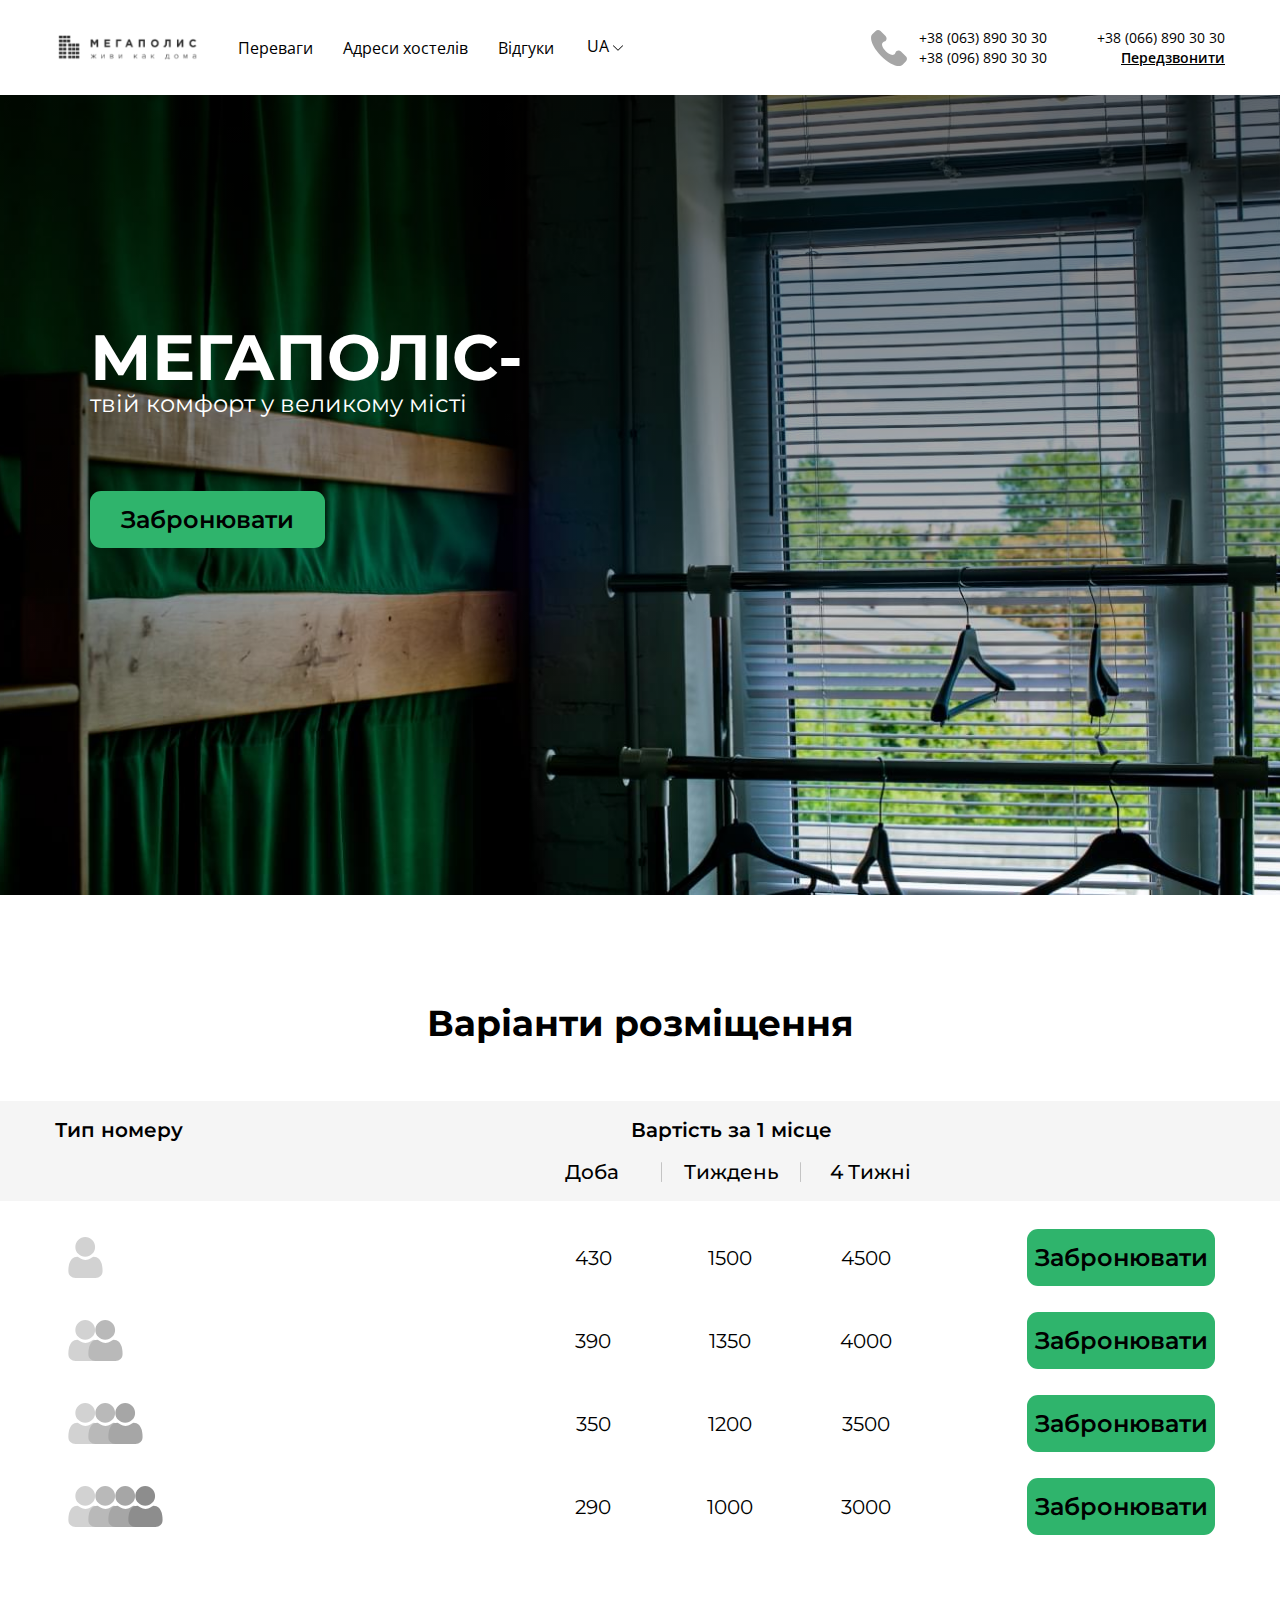
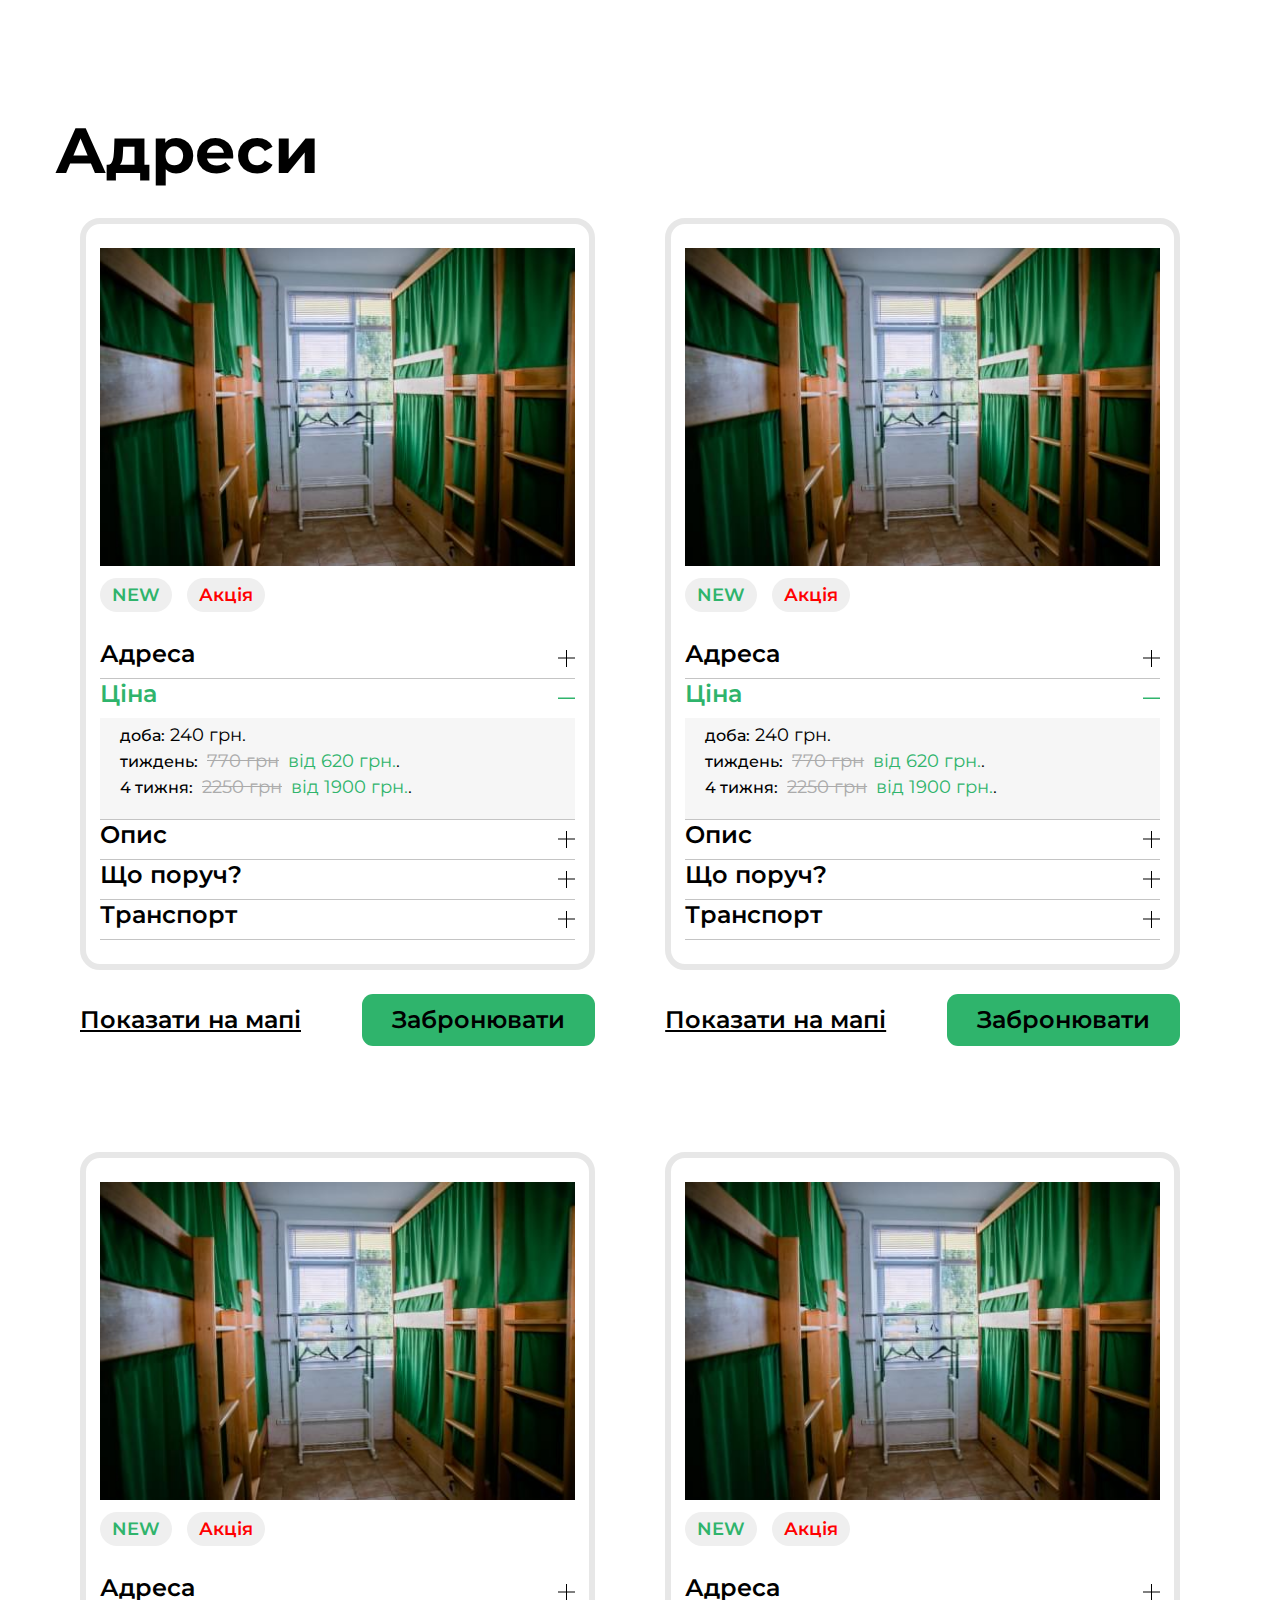
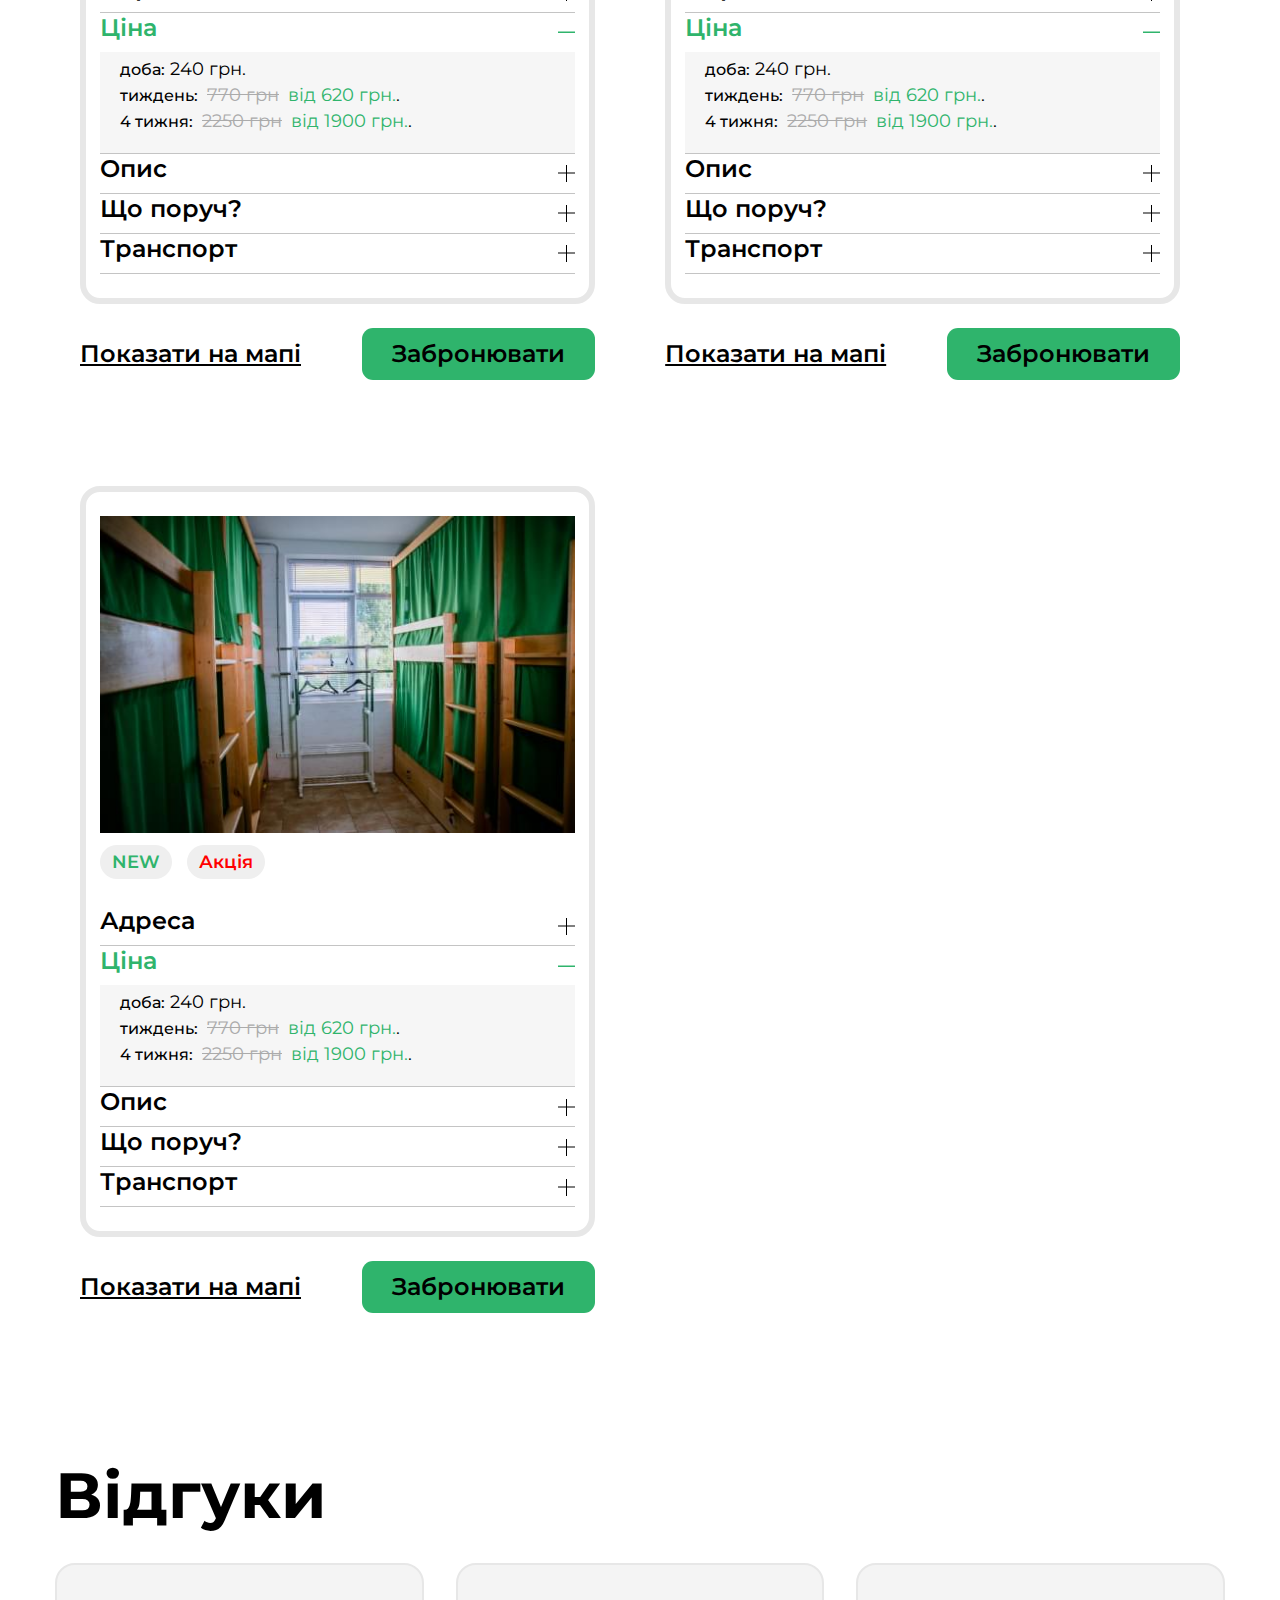
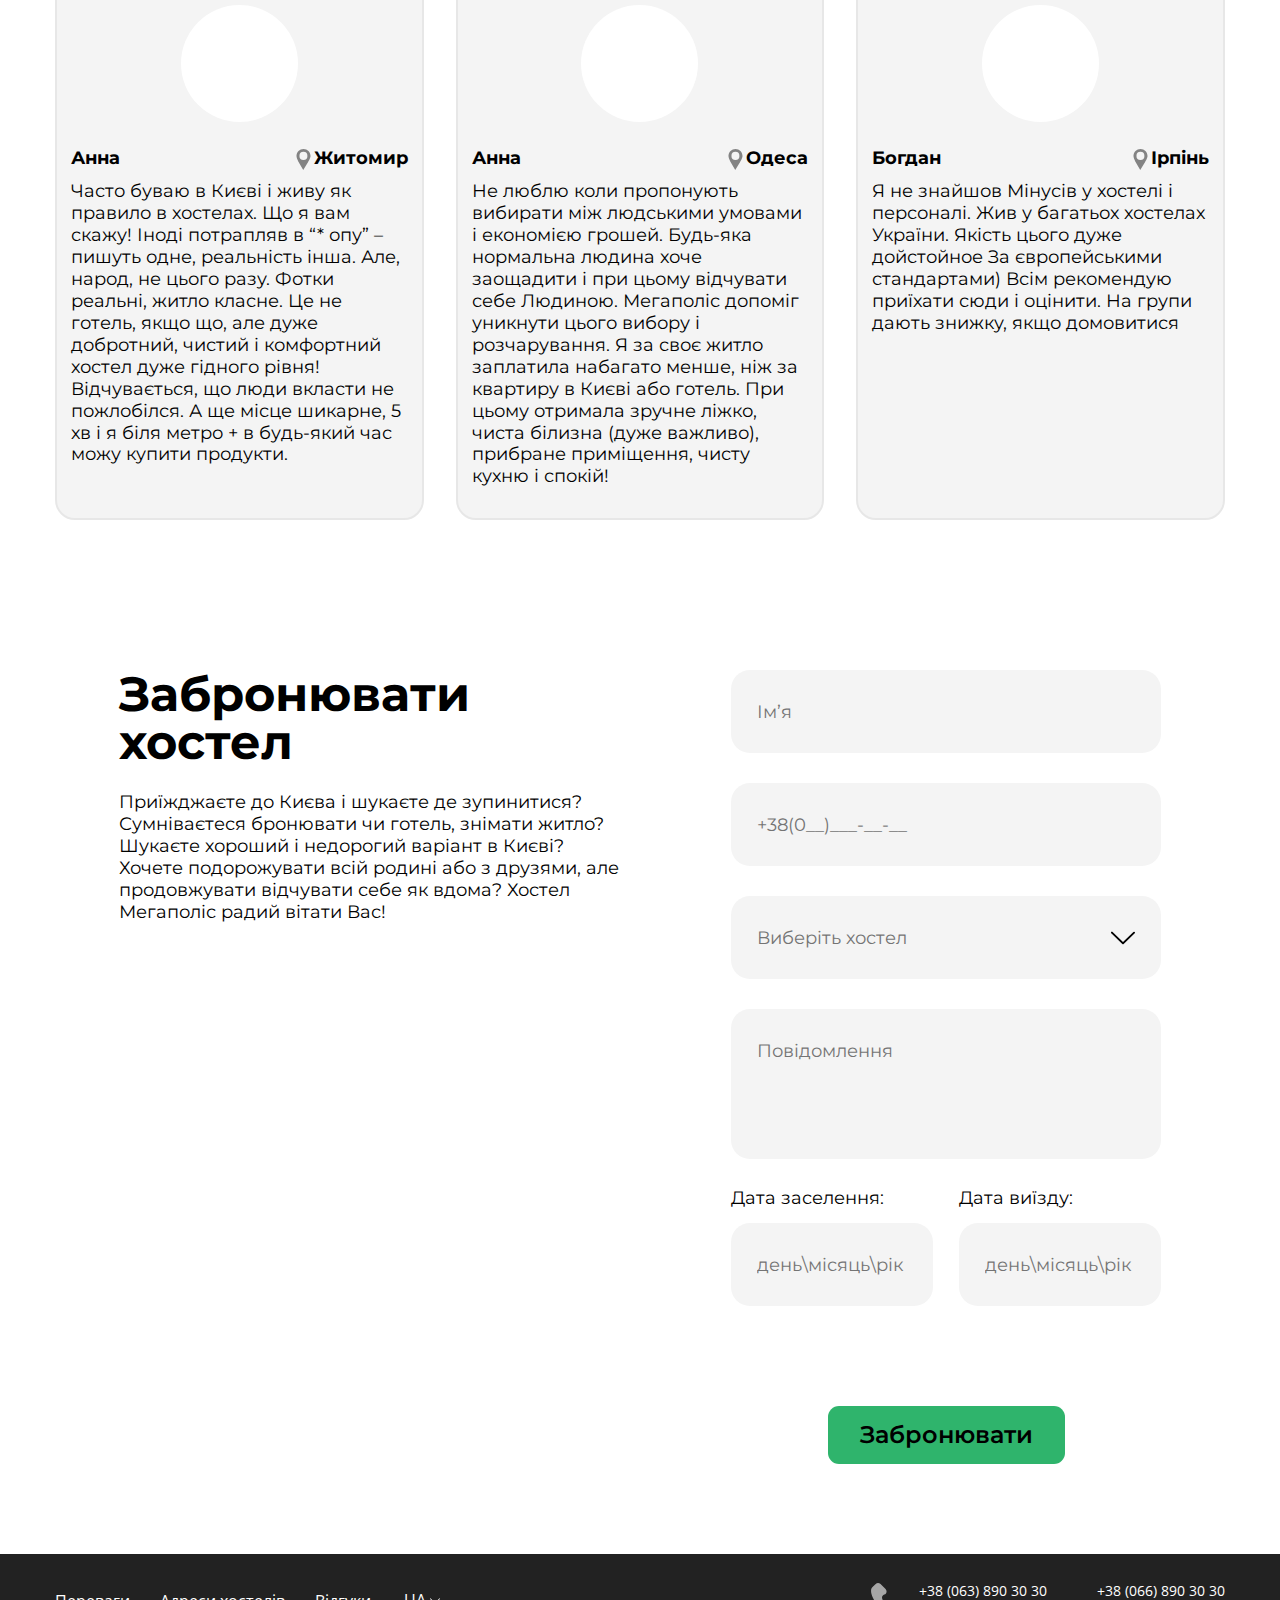
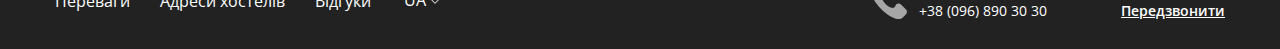
<file: index.html>
<!DOCTYPE html>
<html lang="en">
	<head>
		<meta charset="UTF-8" />
		<meta http-equiv="X-UA-Compatible" content="IE=edge" />
		<meta name="viewport" content="width=device-width, initial-scale=1.0" />
		<title>Document</title>
		<link rel="stylesheet" href="css/style.min.css" />
		<link rel="preconnect" href="https://fonts.googleapis.com" />
		<link rel="preconnect" href="https://fonts.gstatic.com" crossorigin />
		<link
			href="https://fonts.googleapis.com/css2?family=Montserrat:ital,wght@0,100..900;1,100..900&family=Open+Sans:ital,wght@0,300..800;1,300..800&display=swap"
			rel="stylesheet"
		/>
	</head>
	<body>
		<div class="wrapper">
			<!------------------ HEADER ---------------------->
			<header class="header">
				<div class="header__container">
					<div class="header__logo">
						<a href="/"><img src="./img/logo.png" alt="" /></a>
					</div>
					<div class="header__menu menu">
						<div class="menu__icon">
							<span></span>
						</div>
						<nav class="menu__body">
							<ul class="menu__list">
								<li><a data-goto=".sec1" href="#" class="menu__link">Переваги</a></li>
								<li><a data-goto=".sec2" href="#" class="menu__link">Адреси хостелів</a></li>
								<li><a data-goto=".sec3" href="#" class="menu__link">Відгуки</a></li>
								<li class="select-link">
									<div class="select-link__body">
										<a href="#" class="menu__link">UA</a>
										<a href="#" class="menu__link">EU</a>
									</div>
									<img src="./img/arrow.svg" alt="" />
								</li>
							</ul>
			
							<div class="menu-tel">
								<img src="./img/tel.svg" alt="" />
								<div class="menu-tel__row">
									<div class="menu-tel__column">
										<p>+38 (063) 890 30 30</p>
										<p>+38 (096) 890 30 30</p>
									</div>
									<div class="menu-tel__column">
										<p>+38 (066) 890 30 30</p>
										<a href="/">Передзвонити</a>
									</div>
								</div>
							</div>
						</nav>
					</div>
				</div>
			</header>
			

			<!-------------------MAIN------------------------->
			<main class="main">
				<section class="hero">
					<div class="hero__container">
						<div class="hero__content">
							<h1>МЕГАПОЛІС-</h1>
							<p>твій комфорт у великому місті</p>
				
							<button><span>Забронювати</span></button>
						</div>
					</div>
				</section>
				
				<section class="options sec1">
					<h4>Варіанти розміщення</h4>
					<div class="options__top-bar top-bar">
						<div class="top-bar__container">
							<div class="top-bar__left-column">
								<p class="tabl-title">Тип номеру</p>
							</div>
							<div class="top-bar__right-column">
								<p class="tabl-title">Вартість за 1 місце</p>
								<div class="top-bar__row">
									<p class="top-bar__cl-1">Доба</p>
									<p class="top-bar__cl-2">Тиждень</p>
									<p class="top-bar__cl-3">4 Тижні</p>
								</div>
							</div>
						</div>
					</div>
					<div class="options__container">
						<ul class="options__list">
							<li>
								<a href="/" class="options__item options-item">
									<div class="options-item__icons">
										<img src="./img/user1.svg" alt="" />
										<button>
											<span>Забронювати</span>
										</button>
									</div>
									<div class="options-item__info">
										<p>430</p>
										<p>1500</p>
										<p>4500</p>
									</div>
									<button>
										<span>Забронювати</span>
									</button>
								</a>
							</li>
							<li>
								<a href="/" class="options__item options-item">
									<div class="options-item__icons">
										<img src="./img/user2.svg" alt="" />
										<button>
											<span>Забронювати</span>
										</button>
									</div>
									<div class="options-item__info">
										<p>390</p>
										<p>1350</p>
										<p>4000</p>
									</div>
									<button>
										<span>Забронювати</span>
									</button>
								</a>
							</li>
							<li>
								<a href="/" class="options__item options-item">
									<div class="options-item__icons">
										<img src="./img/user3.svg" alt="" />
										<button>
											<span>Забронювати</span>
										</button>
									</div>
									<div class="options-item__info">
										<p>350</p>
										<p>1200</p>
										<p>3500</p>
									</div>
									<button>
										<span>Забронювати</span>
									</button>
								</a>
							</li>
							<li>
								<a href="/" class="options__item options-item">
									<div class="options-item__icons">
										<img src="./img/user4.svg" alt="" />
										<button>
											<span>Забронювати</span>
										</button>
									</div>
									<div class="options-item__info">
										<p>290</p>
										<p>1000</p>
										<p>3000</p>
									</div>
									<button>
										<span>Забронювати</span>
									</button>
								</a>
							</li>
						</ul>
					</div>
				</section>
				
				<div class="addresses sec2">
					<div class="addresses__container">
						<h2>Адреси</h2>
				
						<ul class="addresses__list">
							<li class="addresses__item">
								<div class="addresses__card">
									<img src="./img/room.jpg" alt="" />
				
									<div class="addresses__tegs">
										<p class="addresses__teg green">NEW</p>
										<p class="addresses__teg red">Акція</p>
									</div>
				
									<div data-spollers data-one-spoller class="spoller">
										<div class="spoller__item">
											<button tabindex="-1" type="button" data-spoller class="spoller__title">Адреса</button>
											<div class="spoller__text">Spoller text №1</div>
										</div>
										<div class="spoller__item">
											<button tabindex="-1" type="button" data-spoller class="spoller__title _active">Ціна</button>
											<div class="spoller__text">
												<p><span class="bold">доба:</span> 240 грн.</p>
												<p>
													<span class="bold">тиждень:</span> <span class="text-decoretion">770 грн</span> <span class="green">від 620 грн.</span>.
												</p>
												<p>
													<span class="bold">4 тижня:</span> <span class="text-decoretion">2250 грн</span> <span class="green">від 1900 грн.</span>.
												</p>
											</div>
										</div>
										<div class="spoller__item">
											<button tabindex="-1" type="button" data-spoller class="spoller__title">Опис</button>
											<div class="spoller__text">Spoller text №3</div>
										</div>
										<div class="spoller__item">
											<button tabindex="-1" type="button" data-spoller class="spoller__title">Що поруч?</button>
											<div class="spoller__text">Spoller text №3</div>
										</div>
										<div class="spoller__item">
											<button tabindex="-1" type="button" data-spoller class="spoller__title">Транспорт</button>
											<div class="spoller__text">Spoller text №3</div>
										</div>
									</div>
								</div>
				
								<div class="addresses__btns">
									<a href="/">Показати на мапі</a>
									<a class="addresses__booking-btn" href="/">
										<span>Забронювати</span>
									</a>
								</div>
							</li>
							<li class="addresses__item">
								<div class="addresses__card">
									<img src="./img/room.jpg" alt="" />
				
									<div class="addresses__tegs">
										<p class="addresses__teg green">NEW</p>
										<p class="addresses__teg red">Акція</p>
									</div>
				
									<div data-spollers data-one-spoller class="spoller">
										<div class="spoller__item">
											<button tabindex="-1" type="button" data-spoller class="spoller__title">Адреса</button>
											<div class="spoller__text">Spoller text №1</div>
										</div>
										<div class="spoller__item">
											<button tabindex="-1" type="button" data-spoller class="spoller__title _active">Ціна</button>
											<div class="spoller__text">
												<p><span class="bold">доба:</span> 240 грн.</p>
												<p>
													<span class="bold">тиждень:</span> <span class="text-decoretion">770 грн</span> <span class="green">від 620 грн.</span>.
												</p>
												<p>
													<span class="bold">4 тижня:</span> <span class="text-decoretion">2250 грн</span> <span class="green">від 1900 грн.</span>.
												</p>
											</div>
										</div>
										<div class="spoller__item">
											<button tabindex="-1" type="button" data-spoller class="spoller__title">Опис</button>
											<div class="spoller__text">Spoller text №3</div>
										</div>
										<div class="spoller__item">
											<button tabindex="-1" type="button" data-spoller class="spoller__title">Що поруч?</button>
											<div class="spoller__text">Spoller text №3</div>
										</div>
										<div class="spoller__item">
											<button tabindex="-1" type="button" data-spoller class="spoller__title">Транспорт</button>
											<div class="spoller__text">Spoller text №3</div>
										</div>
									</div>
								</div>
				
								<div class="addresses__btns">
									<a href="/">Показати на мапі</a>
									<a class="addresses__booking-btn" href="/">
										<span>Забронювати</span>
									</a>
								</div>
							</li>
							<li class="addresses__item">
								<div class="addresses__card">
									<img src="./img/room.jpg" alt="" />
				
									<div class="addresses__tegs">
										<p class="addresses__teg green">NEW</p>
										<p class="addresses__teg red">Акція</p>
									</div>
				
									<div data-spollers data-one-spoller class="spoller">
										<div class="spoller__item">
											<button tabindex="-1" type="button" data-spoller class="spoller__title">Адреса</button>
											<div class="spoller__text">Spoller text №1</div>
										</div>
										<div class="spoller__item">
											<button tabindex="-1" type="button" data-spoller class="spoller__title _active">Ціна</button>
											<div class="spoller__text">
												<p><span class="bold">доба:</span> 240 грн.</p>
												<p>
													<span class="bold">тиждень:</span> <span class="text-decoretion">770 грн</span> <span class="green">від 620 грн.</span>.
												</p>
												<p>
													<span class="bold">4 тижня:</span> <span class="text-decoretion">2250 грн</span> <span class="green">від 1900 грн.</span>.
												</p>
											</div>
										</div>
										<div class="spoller__item">
											<button tabindex="-1" type="button" data-spoller class="spoller__title">Опис</button>
											<div class="spoller__text">Spoller text №3</div>
										</div>
										<div class="spoller__item">
											<button tabindex="-1" type="button" data-spoller class="spoller__title">Що поруч?</button>
											<div class="spoller__text">Spoller text №3</div>
										</div>
										<div class="spoller__item">
											<button tabindex="-1" type="button" data-spoller class="spoller__title">Транспорт</button>
											<div class="spoller__text">Spoller text №3</div>
										</div>
									</div>
								</div>
				
								<div class="addresses__btns">
									<a href="/">Показати на мапі</a>
									<a class="addresses__booking-btn" href="/">
										<span>Забронювати</span>
									</a>
								</div>
							</li>
							<li class="addresses__item">
								<div class="addresses__card">
									<img src="./img/room.jpg" alt="" />
				
									<div class="addresses__tegs">
										<p class="addresses__teg green">NEW</p>
										<p class="addresses__teg red">Акція</p>
									</div>
				
									<div data-spollers data-one-spoller class="spoller">
										<div class="spoller__item">
											<button tabindex="-1" type="button" data-spoller class="spoller__title">Адреса</button>
											<div class="spoller__text">Spoller text №1</div>
										</div>
										<div class="spoller__item">
											<button tabindex="-1" type="button" data-spoller class="spoller__title _active">Ціна</button>
											<div class="spoller__text">
												<p><span class="bold">доба:</span> 240 грн.</p>
												<p>
													<span class="bold">тиждень:</span> <span class="text-decoretion">770 грн</span> <span class="green">від 620 грн.</span>.
												</p>
												<p>
													<span class="bold">4 тижня:</span> <span class="text-decoretion">2250 грн</span> <span class="green">від 1900 грн.</span>.
												</p>
											</div>
										</div>
										<div class="spoller__item">
											<button tabindex="-1" type="button" data-spoller class="spoller__title">Опис</button>
											<div class="spoller__text">Spoller text №3</div>
										</div>
										<div class="spoller__item">
											<button tabindex="-1" type="button" data-spoller class="spoller__title">Що поруч?</button>
											<div class="spoller__text">Spoller text №3</div>
										</div>
										<div class="spoller__item">
											<button tabindex="-1" type="button" data-spoller class="spoller__title">Транспорт</button>
											<div class="spoller__text">Spoller text №3</div>
										</div>
									</div>
								</div>
				
								<div class="addresses__btns">
									<a href="/">Показати на мапі</a>
									<a class="addresses__booking-btn" href="/">
										<span>Забронювати</span>
									</a>
								</div>
							</li>
							<li class="addresses__item">
								<div class="addresses__card">
									<img src="./img/room.jpg" alt="" />
				
									<div class="addresses__tegs">
										<p class="addresses__teg green">NEW</p>
										<p class="addresses__teg red">Акція</p>
									</div>
				
									<div data-spollers data-one-spoller class="spoller">
										<div class="spoller__item">
											<button tabindex="-1" type="button" data-spoller class="spoller__title">Адреса</button>
											<div class="spoller__text">Spoller text №1</div>
										</div>
										<div class="spoller__item">
											<button tabindex="-1" type="button" data-spoller class="spoller__title _active">Ціна</button>
											<div class="spoller__text">
												<p><span class="bold">доба:</span> 240 грн.</p>
												<p>
													<span class="bold">тиждень:</span> <span class="text-decoretion">770 грн</span> <span class="green">від 620 грн.</span>.
												</p>
												<p>
													<span class="bold">4 тижня:</span> <span class="text-decoretion">2250 грн</span> <span class="green">від 1900 грн.</span>.
												</p>
											</div>
										</div>
										<div class="spoller__item">
											<button tabindex="-1" type="button" data-spoller class="spoller__title">Опис</button>
											<div class="spoller__text">Spoller text №3</div>
										</div>
										<div class="spoller__item">
											<button tabindex="-1" type="button" data-spoller class="spoller__title">Що поруч?</button>
											<div class="spoller__text">Spoller text №3</div>
										</div>
										<div class="spoller__item">
											<button tabindex="-1" type="button" data-spoller class="spoller__title">Транспорт</button>
											<div class="spoller__text">Spoller text №3</div>
										</div>
									</div>
								</div>
				
								<div class="addresses__btns">
									<a href="/">Показати на мапі</a>
									<a class="addresses__booking-btn" href="/">
										<span>Забронювати</span>
									</a>
								</div>
							</li>
						</ul>
					</div>
				</div>
				
				<section class="reviews sec3">
					<div class="reviews__container">
						<h2>Відгуки</h2>
				
						<ul class="reviews__list">
							<li class="reviews__item">
								<div class="reviews__img"></div>
								<div class="reviews__row">
									<span>Анна</span>
									<span>Житомир</span>
								</div>
								<p>
									Часто буваю в Києві і живу як правило в хостелах. Що я вам скажу! Іноді потрапляв в “* опу” – пишуть одне, реальність інша. Але,
									народ, не цього разу. Фотки реальні, житло класне. Це не готель, якщо що, але дуже добротний, чистий і комфортний хостел дуже
									гідного рівня! Відчувається, що люди вкласти не пожлобілся. А ще місце шикарне, 5 хв і я біля метро + в будь-який час можу купити
									продукти.
								</p>
							</li>
				
							<li class="reviews__item">
								<div class="reviews__img"></div>
								<div class="reviews__row">
									<span>Анна</span>
									<span>Одеса</span>
								</div>
								<p>
									Не люблю коли пропонують вибирати між людськими умовами і економією грошей. Будь-яка нормальна людина хоче заощадити і при цьому
									відчувати себе Людиною. Мегаполіс допоміг уникнути цього вибору і розчарування. Я за своє житло заплатила набагато менше, ніж за
									квартиру в Києві або готель. При цьому отримала зручне ліжко, чиста білизна (дуже важливо), прибране приміщення, чисту кухню і
									спокій!
								</p>
							</li>
				
							<li class="reviews__item">
								<div class="reviews__img"></div>
								<div class="reviews__row">
									<span>Богдан</span>
									<span>Ірпінь</span>
								</div>
								<p>
									Я не знайшов Мінусів у хостелі і персоналі. Жив у багатьох хостелах України. Якість цього дуже дойстойное За європейськими
									стандартами) Всім рекомендую приїхати сюди і оцінити. На групи дають знижку, якщо домовитися
								</p>
							</li>
						</ul>
					</div>
				</section>
				
				<section class="form">
					<div class="form__container">
						<div class="form__content">
							<h3>Забронювати хостел</h3>
							<p>
								Приїжджаєте до Києва і шукаєте де зупинитися? Сумніваєтеся бронювати чи готель, знімати житло? Шукаєте хороший і недорогий варіант в
								Києві? Хочете подорожувати всій родині або з друзями, але продовжувати відчувати себе як вдома? Хостел Мегаполіс радий вітати Вас!
							</p>
						</div>
				
						<form action="">
							<input type="text" placeholder="Ім’я" />
							<input type="tel" placeholder="+38(0__)___-__-__" />
				
							<div class="form__select">
								<button>Виберіть хостел</button>
								<div class="form__select-body">
									<span>hostel 1</span>
									<span>hostel 2</span>
									<span>hostel 3</span>
								</div>
							</div>
				
							<textarea placeholder="Повідомлення" name="" id="" cols="30" rows="10"></textarea>
				
							<div class="form__row">
								<div class="form__column">
									<label for="">Дата заселення:</label>
									<input placeholder="день\місяць\рік" type="text" />
								</div>
								<div class="form__column">
									<label for="">Дата виїзду:</label>
									<input placeholder="день\місяць\рік" type="text" />
								</div>
							</div>
				
							<button type="submit"><span>Забронювати</span></button>
						</form>
					</div>
				</section>
				
			</main>

			<!------------------ FOOTER ---------------------->
			<footer class="footer">
				<div class="footer__container menu">
					<div class="footer__row">
						<ul class="menu__list">
							<li><a data-goto=".sec1" href="#" class="menu__link">Переваги</a></li>
							<li><a data-goto=".sec2" href="#" class="menu__link">Адреси хостелів</a></li>
							<li><a data-goto=".sec3" href="#" class="menu__link">Відгуки</a></li>
							<li class="select-link">
								<div class="select-link__body">
									<a data-goto=".sec3" href="#" class="menu__link">UA</a>
									<a data-goto=".sec3" href="#" class="menu__link">EU</a>
								</div>
								<img src="./img/arrowWhite.svg" alt="" />
							</li>
						</ul>
						<div class="menu-tel">
							<img src="./img/tel.svg" alt="" />
							<div class="menu-tel__row">
								<div class="menu-tel__column">
									<p>+38 (063) 890 30 30</p>
									<p>+38 (096) 890 30 30</p>
								</div>
								<div class="menu-tel__column">
									<p>+38 (066) 890 30 30</p>
									<a href="/">Передзвонити</a>
								</div>
							</div>
						</div>
					</div>
				</div>
			</footer>
			
		</div>
		<script src="js/main.min.js"></script>
	</body>
</html>
</file>
<file: css/style.min.css>
*{padding:0;margin:0;border:0}*,*:before,*:after{-webkit-box-sizing:border-box;box-sizing:border-box}:focus,:active{outline:none}a:focus,a:active{outline:none}nav,footer,header,aside{display:block}html,body{height:100%;width:100%;font-size:100%;line-height:1;font-size:14px;-ms-text-size-adjust:100%;-moz-text-size-adjust:100%;-webkit-text-size-adjust:100%}input,button,textarea{font-family:inherit}input::-ms-clear{display:none}button{cursor:pointer}button::-moz-focus-inner{padding:0;border:0}a,a:visited{text-decoration:none}a:hover{text-decoration:none}ul li{list-style:none}img{vertical-align:top}h1,h2,h3,h4,h5,h6{font-size:inherit;font-weight:inherit}body._lock{overflow:hidden}.header{width:100%;z-index:10;background-color:#fff;position:fixed;top:0;left:0}.header__container{max-width:1200px;margin:0 auto;display:flex;align-items:center;justify-content:space-between;gap:40px;min-height:95px}.header__logo{display:flex;align-items:center;z-index:2;width:170px;height:30px}.header__logo img{width:100%;height:100%;background-color:#fff;object-position:center;object-fit:cover}.header__menu{display:flex;align-items:center}.menu{position:relative;width:100%}.menu__body{width:100%;display:flex;justify-content:space-between}.menu__list{display:flex;flex-wrap:wrap;align-items:center;gap:30px}.menu__link{color:#000;font-size:16px;font-family:"Open Sans",sans-serif;position:relative}.menu__link::after{content:"";position:absolute;bottom:-3px;left:0;width:0;height:1px;background-color:#000;border-radius:6px;transition:all .4s ease 0s}.menu__link:hover::after{width:100%}.menu .select-link{position:relative;display:flex;align-items:center;gap:1px}.menu .select-link img{transition:all .4s ease 0s}.menu .select-link__body{padding:0px 3px 3px;display:flex;flex-direction:column;gap:5px}.menu .select-link .menu__link:nth-child(2){display:none}.menu .select-link:hover .menu__link:nth-child(2){display:block}.menu .select-link:hover img{transform:rotate(180deg)}.menu .menu-tel{display:flex;align-items:center;gap:12px;font-family:"Open Sans",sans-serif;font-size:14px;color:#000}.menu .menu-tel img{width:36px;height:36px;object-fit:contain}.menu .menu-tel__row{display:flex;gap:50px}.menu .menu-tel__column{display:flex;flex-direction:column;align-items:flex-end;gap:6px}.menu .menu-tel a{color:#000;font-weight:600;text-decoration:underline}@media(max-width: 970px){.header__container{flex-direction:row-reverse}.header__container .header__logo{transition:all .3s ease 0s;position:relative;left:0}.header__container .header__logo._active{left:-50%;transform:translate(50%, 0)}.menu{width:fit-content}.menu__icon{z-index:5;display:block;position:relative;top:0;left:0;width:38px;height:25px;cursor:pointer}.menu__icon span{position:absolute;top:50%;left:0;transform:translate(0, -50%);display:block;width:100%;height:3px;background-color:#000;border-radius:5px;transition:all .3s ease 0s}.menu__icon::after{content:"";position:absolute;top:0;left:0;width:100%;height:3px;background-color:#000;border-radius:5px;transition:all .3s ease 0s}.menu__icon::before{content:"";position:absolute;bottom:0;left:0;width:100%;height:3px;background-color:#000;border-radius:5px;transition:all .3s ease 0s}.menu__icon._active::after{content:"";top:50%;left:0;transform:rotate(45deg) translate(0, -50%)}.menu__icon._active::before{content:"";top:50%;left:0;transform:rotate(-45deg) translate(0, -50%)}.menu__icon._active span{content:"";transform:scale(-0.5) rotate(45deg) translate(0, 50%);opacity:0}.menu__body{position:fixed;top:0;left:100%;width:100%;height:100%;background-color:#fff;padding:100px 30px 45px 30px;transition:all .3s ease 0s;overflow:auto;flex-direction:column;justify-content:flex-start;gap:100px}.menu__body._active{left:0}.menu__list{margin-top:70px;display:flex;flex-direction:column}.menu__list li{margin-bottom:10px}.menu__list li:last-child{margin-bottom:0px}.menu__body::after{content:"";position:fixed;top:0;left:0;height:95px;width:100%;background-color:#fff}.menu .menu-tel{margin:0 auto;align-items:flex-start}.menu .menu-tel img{width:18px;height:18px}.menu .menu-tel__row{flex-direction:column;gap:30px}.menu .menu-tel__column{align-items:center}}.hero{height:800px;padding-top:230px;position:relative;background-image:url("../img/hero.jpg");background-position:center;background-size:cover;background-repeat:no-repeat}.hero::after{content:"";position:absolute;z-index:1;top:0;left:0;width:100%;height:100%;background:#000;background:linear-gradient(180deg, rgba(0, 0, 0, 0.5859593838) 0%, rgba(0, 0, 0, 0) 100%)}.hero__content{position:relative;z-index:2;color:#fff;padding-left:35px}.hero__content p{margin-top:3px;font-size:24px}.hero__content button{margin-top:75px;padding:14px 31px;border-radius:11px;background-color:#2fb46c;transition:all .3s ease 0s}.hero__content button:hover{background-color:#e8a509}.hero__content button:hover span{color:#fff}.hero__content button span{font-size:24px;font-weight:600;color:#000}@media(max-width: 769px){.hero__content{padding-left:0px}.hero__content p{font-size:18px}}.options{margin-top:110px}.options h4{text-align:center;font-weight:700;padding:0 15px;margin:0 auto}.options__list{margin-top:15px}.options__list li{width:100%}.top-bar{margin-top:60px;height:100px;padding:19px 0;background-color:#f5f5f5}.top-bar .tabl-title{font-weight:600;font-size:20px}.top-bar__container{display:flex;height:100%}.top-bar__left-column{width:40%}.top-bar__right-column{width:35.6%;height:100%;display:flex;flex-direction:column;justify-content:space-between}.top-bar__right-column .tabl-title{text-align:center}.top-bar__row{display:flex}.top-bar__row p{font-size:20px;font-weight:500;position:relative}.top-bar__row p::after{content:"";position:absolute;right:0;top:0;height:100%;width:1px;background-color:#c4c4c4;border-radius:22px}.top-bar__row p:nth-child(3)::after{display:none}.top-bar__cl-1,.top-bar__cl-2,.top-bar__cl-3{width:33.333%;flex-grow:0;text-align:center}.options-item{padding:13px 10px;width:100%;display:flex;align-items:center;transition:all .3s ease 0s}.options-item:hover{background-color:#f3f3f3}.options-item:hover button span{color:#fff}.options-item__icons{width:40%}.options-item__icons button{display:none}.options-item__info{width:35.6%;display:flex}.options-item__info p{width:33.333%;font-size:20px;color:#000;text-align:center}.options-item button{margin-left:auto;padding:14px 7.5px;border-radius:11px;background-color:#2fb46c;transition:all .3s ease 0s}.options-item button span{transition:all .3s ease 0s;font-size:24px;font-weight:600}.options-item button:hover{background-color:#e8a509}.options-item button:hover span{color:#fff}@media(max-width: 970px){.top-bar__left-column{width:25%}.top-bar__right-column{width:45.6%}.options-item__icons{width:25%}.options-item__info{width:45.6%}}@media(max-width: 769px){.options{margin-top:35px}.top-bar{margin-top:24px;height:80px}.top-bar .tabl-title{font-size:14px}.top-bar__row p{font-size:13px}.top-bar__left-column{width:40%}.top-bar__right-column{width:60%}.options-item{padding:8px}.options-item button{display:none}.options-item__icons{width:40%;min-width:147px;display:flex;justify-content:space-between;align-items:center}.options-item__icons img{height:20.1px}.options-item__icons button{padding:5px 6px;display:flex;border-radius:4px}.options-item__icons button span{font-size:11px}.options-item__info{width:60%}.options-item__info p{font-size:14px}}.addresses{margin-top:170px}.addresses__list{display:flex;justify-content:flex-start;flex-wrap:wrap;gap:70px;margin:0 auto;padding:0 25px}.addresses__item{margin-top:36px;width:46%;max-width:526px;min-width:400px}.addresses__item img{width:100%}.addresses__card{border-radius:20px;border:6px solid #e7e7e7;display:flex;flex-direction:column;align-items:center;padding:24px 14px}.addresses__tegs{width:100%;display:flex;gap:15px;margin-top:12px}.addresses__teg{padding:8px 12px;border-radius:27px;background-color:#efefef;font-size:18px;font-weight:600}.addresses__btns{display:flex;justify-content:space-between;align-items:center;gap:20px;margin-top:24px}.addresses__btns a:first-child{font-size:24px;font-weight:600;text-decoration:underline;color:#000}.addresses__btns a:last-child{display:flex;padding:14px 30px;background-color:#2fb46c;border-radius:11px;transition:all .3s ease 0s}.addresses__btns a:last-child span{font-size:24px;font-weight:600;color:#000}.addresses__btns a:last-child:hover{background-color:#e8a509}.addresses__btns a:last-child:hover span{color:#fff}.addresses .spoller{width:100%;margin-top:27px}.addresses .spoller__item{background-color:#f6f6f6;border-bottom:1px solid #c4c4c4}.addresses .spoller__title{position:relative;width:100%;text-align:left;font-size:24px;font-weight:600;background-color:#fff;cursor:default;padding-bottom:10px;transition:all .3s ease 0s}.addresses .spoller__title._active{color:#2fb46c}.addresses .spoller__text{cursor:default;padding:8px 20px 23px;flex-direction:column}.addresses .spoller__text p{font-size:18px;font-weight:400;margin-bottom:8px}.addresses .spoller__text p span.bold{font-size:16px;font-weight:500}.addresses .spoller__text p span.text-decoretion{color:#ababab;text-decoration:line-through;margin:0 4px}.addresses .spoller__text p:last-child{margin-bottom:0}.addresses .spoller._init .spoller__title{cursor:pointer}.addresses .spoller._init .spoller__title::after,.addresses .spoller._init .spoller__title::before{content:"";width:17px;height:1px;background-color:#000;position:absolute;right:0px;top:50%;transform:translate(0, -50%);transition:all .3s ease 0s}.addresses .spoller._init .spoller__title::after{transform:rotate(-90deg)}.addresses .spoller._init .spoller__title._active::after{transform:rotate(0deg);background-color:#2fb46c}.addresses .spoller._init .spoller__title._active::before{background-color:#2fb46c}.addresses .green{color:#2fb46c}.addresses .red{color:red}@media(max-width: 960px){.addresses__list{flex-direction:column;align-items:center;padding:0}.addresses__item{margin-top:36px;width:100%;max-width:526px;min-width:auto}}@media(max-width: 769px){.addresses{margin-top:111px}.addresses h2{text-align:center}.addresses__list{margin-top:0px;flex-direction:column;align-items:center;padding:0}.addresses__item{margin-top:24px}.addresses__btns{flex-direction:column;gap:20px;margin-top:24px}}.reviews{margin-top:150px}.reviews__list{display:flex;justify-content:space-between;align-items:stretch;margin-top:36px}.reviews__item{padding:40px 14px 30px;background-color:#f4f4f4;border:2px solid #e7e7e7;border-radius:20px;width:31.5%}.reviews__img{width:117px;height:117px;background:#fff;border-radius:50%;margin:0 auto}.reviews__row{margin-top:26px;display:flex;justify-content:space-between}.reviews__row span{font-size:18px;font-weight:700;line-height:21.94px}.reviews__row span:last-child{position:relative}.reviews__row span:last-child::after{content:"";position:absolute;top:50%;left:-3px;transform:translate(-100%, -50%);width:15px;height:22px;background-image:url("../img/place.svg");background-repeat:no-repeat;background-size:contain;background-position:center}.reviews p{margin-top:11px;font-size:18px;font-weight:400;line-height:21.94px}@media(max-width: 769px){.reviews{margin-top:110px}.reviews__list{flex-direction:column;gap:45px;align-items:center;margin-top:28px}.reviews__item{width:100%;max-width:526px}.reviews__img{width:117px;height:117px;background:#fff;border-radius:50%;margin:0 auto}.reviews__row{margin-top:26px;display:flex;justify-content:space-between}.reviews__row span{font-size:18px;font-weight:700;line-height:21.94px}.reviews__row span:last-child{position:relative}.reviews__row span:last-child::after{content:"";position:absolute;top:50%;left:-3px;transform:translate(-100%, -50%);width:15px;height:22px;background-image:url("../img/place.svg");background-repeat:no-repeat;background-size:contain;background-position:center}.reviews p{margin-top:11px;font-size:18px;font-weight:400;line-height:21.94px}}.form{margin-top:150px}.form__container{display:flex;gap:100px;justify-content:center}.form__content{width:100%;max-width:512px}.form__content p{margin-top:26px;font-size:18px;font-weight:400;line-height:21.94px}.form form{width:100%;max-width:430px;display:flex;flex-direction:column;align-items:center}.form input{width:100%;height:83px;background:#f4f4f4;border-radius:19px;margin-bottom:30px;padding:32px 26px;font-size:18px;font-weight:400;line-height:21.94px}.form input::placeholder{color:#747474;font-size:18px;font-weight:400;line-height:21.94px}.form textarea{width:100%;background:#f4f4f4;border-radius:19px;margin-bottom:30px;height:150px;padding:32px 26px;resize:none;font-size:18px;font-weight:400;line-height:21.94px}.form textarea::placeholder{color:#747474}.form__select{width:100%;position:relative;margin-bottom:30px}.form__select button{width:100%;height:83px;background:#f4f4f4;border-radius:19px;padding:32px 50px 32px 26px;font-size:18px;font-weight:400;line-height:21.94px;text-align:left;color:#747474;position:relative}.form__select button::after{content:"";position:absolute;top:50%;right:26px;transform:translate(0, -50%);width:24px;height:24px;background-image:url("../img/arrow.svg");background-position:center;background-size:contain;background-repeat:no-repeat}.form__select-body{position:absolute;top:100%;left:0;width:100%;border-radius:18px;background:#bababa;padding:26px;display:flex;flex-direction:column;gap:15px;opacity:0;visibility:hidden;transform:translate(0, -50px);transition:all .3s ease 0s}.form__select-body span{font-size:18px;font-weight:400;line-height:21.94px;cursor:pointer}.form__select-body._active{opacity:1;visibility:visible;transform:translate(0, 0px)}.form__row{display:flex;justify-content:space-between;gap:15px}.form__column{width:47%;display:flex;flex-direction:column;gap:16px}.form button[type=submit]{background-color:#2fb46c;padding:14px 32px;border-radius:11px;margin-top:70px;transition:all .3s ease 0s}.form button[type=submit] span{font-size:24px;font-weight:600;line-height:29.26px}.form button[type=submit]:hover{background-color:#e8a509}.form button[type=submit]:hover span{color:#fff}@media(max-width: 769px){.form{margin-top:68px;display:flex;flex-direction:column;align-items:center}.form__container{flex-direction:column}.form__content{max-width:526px}.form__content p{margin-top:56px}.form form{max-width:526px}.form button[type=submit]{margin-top:40px}}.footer{height:95px;margin-top:90px;background:#222;display:flex;flex-direction:column;align-items:center;justify-content:center}.footer__row{display:flex;justify-content:space-between}.footer .menu__link{color:#fff}.footer .menu__link::after{background-color:#fff}.footer .menu-tel{color:#fff}.footer .menu-tel a{color:#fff}@media(max-width: 970px){.footer{height:auto;padding-bottom:20px}.footer__row{flex-direction:column;gap:80px}.footer .menu{width:100%}.footer .menu-tel__row{flex-direction:row}}.wrapper{min-height:100%;display:flex;flex-direction:column;overflow:hidden;margin:0 auto;font-family:"Montserrat",sans-serif;font-size:18px;font-weight:400}[class*=__container]{max-width:1200px;margin:0 auto;padding:0 15px}.main{flex:1 1 auto;padding-top:95px}h1,h2{font-size:64px;font-weight:bold}h3{font-size:48px;font-weight:700}h4{font-size:36px}h5{font-size:24px}@media(max-width: 769px){h1{font-size:48px}h2,h3{font-size:36px}}
</file>
